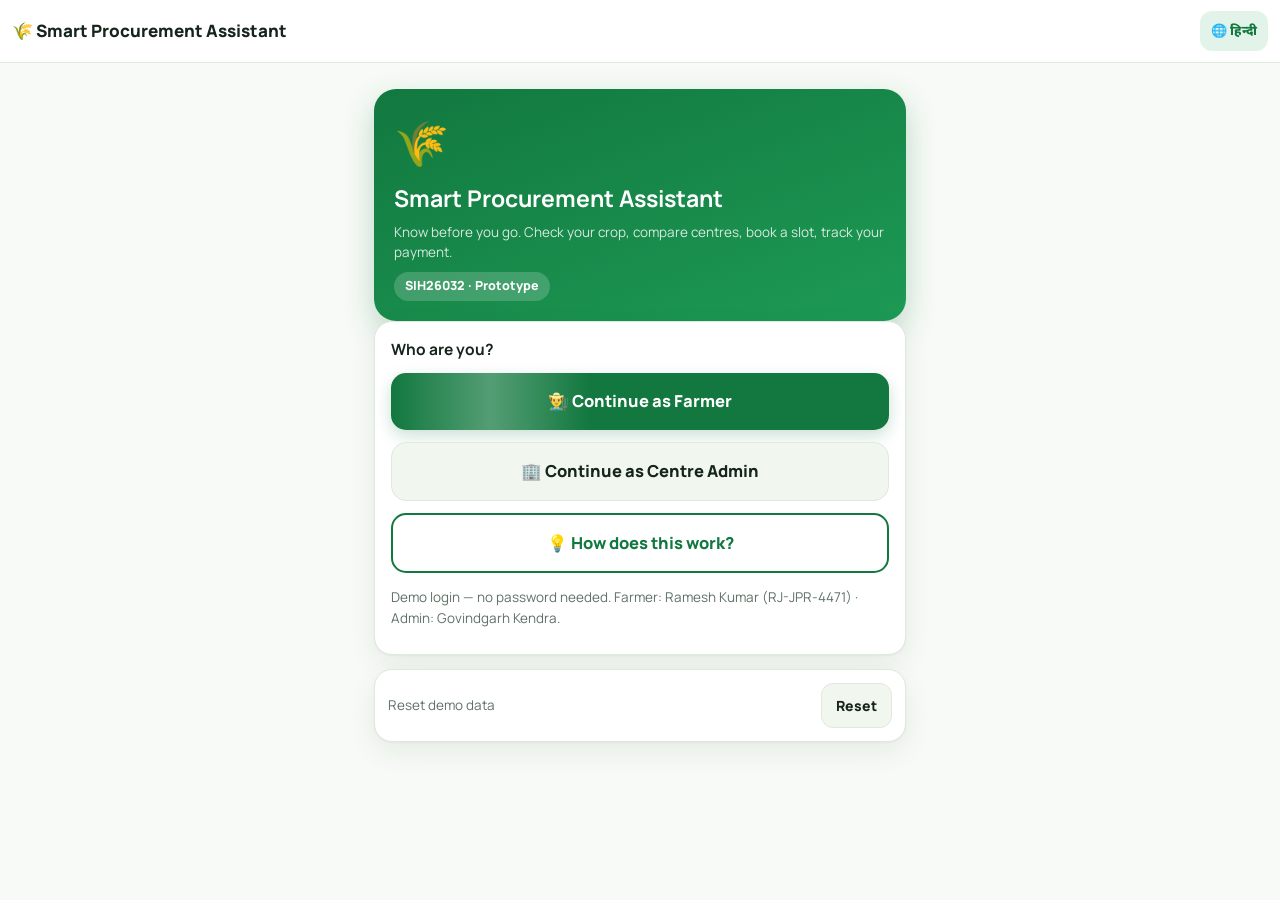
<file: index.html>
﻿<!DOCTYPE html>
<html lang="en">
<head>
  <meta charset="utf-8">
  <meta name="viewport" content="width=device-width, initial-scale=1">
  <meta name="color-scheme" content="light">
  <title>Smart Procurement Assistant — SIH26032</title>
  <link rel="preconnect" href="https://fonts.googleapis.com">
  <link rel="preconnect" href="https://fonts.gstatic.com" crossorigin>
  <link href="https://fonts.googleapis.com/css2?family=Manrope:wght@400;600;700;800&family=Noto+Sans+Devanagari:wght@400;600;700;800&display=swap" rel="stylesheet">
  <link rel="stylesheet" href="style.css">
</head>
<body class="en">
  <div id="root"></div>
  <div id="toast"></div>
  <script src="script.js"></script>
</body>
</html>
</file>
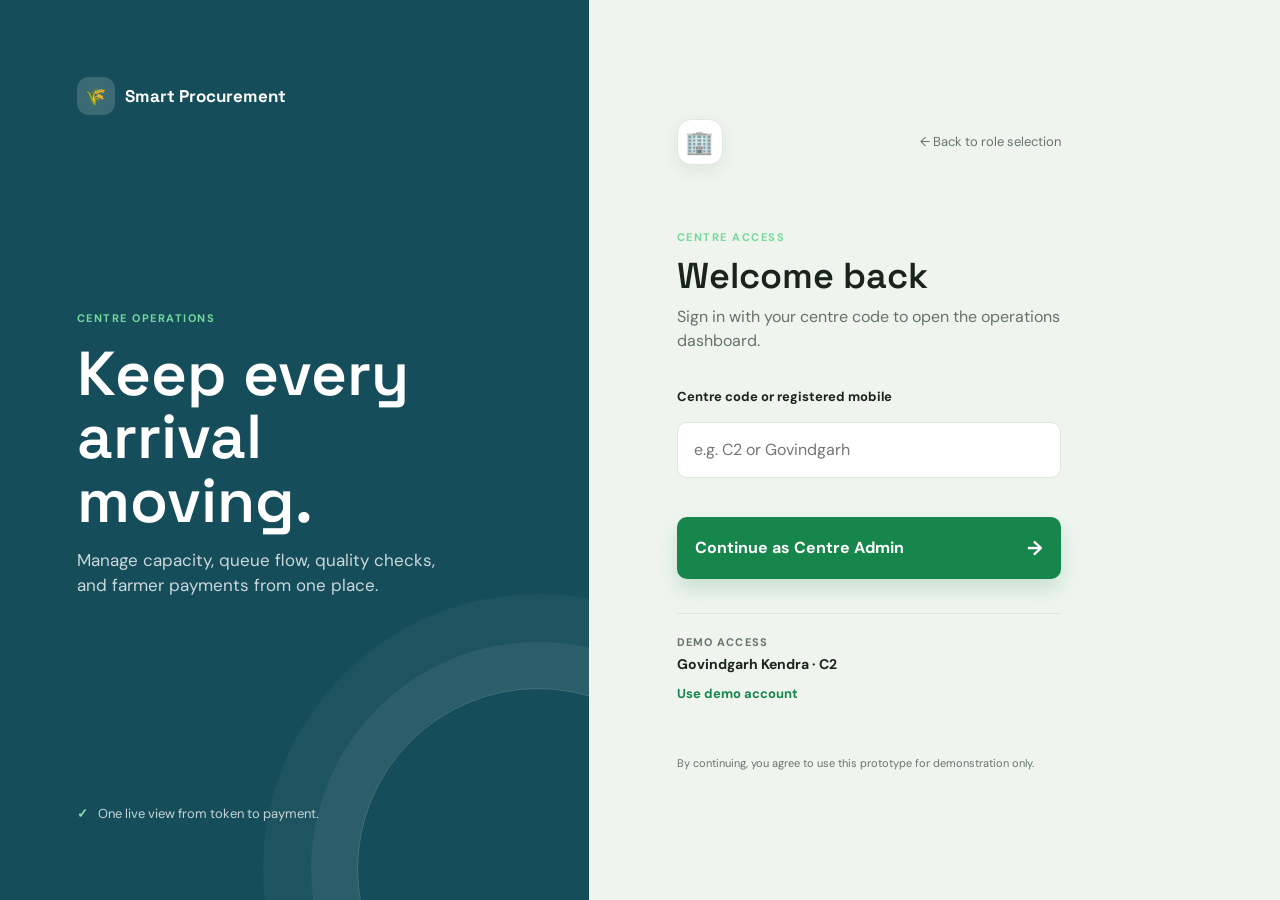
<file: center-login.html>
<!DOCTYPE html>
<html lang="en">
<head>
  <meta charset="utf-8">
  <meta name="viewport" content="width=device-width, initial-scale=1">
  <meta name="color-scheme" content="light">
  <title>Centre Login | Smart Procurement Assistant</title>
  <link rel="preconnect" href="https://fonts.googleapis.com">
  <link rel="preconnect" href="https://fonts.gstatic.com" crossorigin>
  <link href="https://fonts.googleapis.com/css2?family=DM+Sans:wght@400;500;600;700&family=Space+Grotesk:wght@500;600;700&display=swap" rel="stylesheet">
  <link rel="stylesheet" href="style.css">
</head>
<body class="login-page centre-login" data-role="admin">
  <main class="login-shell">
    <section class="login-intro">
      <a class="brand-link" href="index.html"><span class="brand-mark">🌾</span><span>Smart Procurement</span></a>
      <div class="intro-copy">
        <span class="eyebrow">Centre operations</span>
        <h1>Keep every arrival moving.</h1>
        <p>Manage capacity, queue flow, quality checks, and farmer payments from one place.</p>
      </div>
      <div class="intro-note"><span>✓</span><span>One live view from token to payment.</span></div>
    </section>
    <section class="login-panel" aria-labelledby="login-title">
      <div class="login-panel-top"><span class="role-icon">🏢</span><a href="index.html">← Back to role selection</a></div>
      <div class="login-heading"><span class="eyebrow">Centre access</span><h2 id="login-title">Welcome back</h2><p>Sign in with your centre code to open the operations dashboard.</p></div>
      <form class="login-form" novalidate>
        <label for="loginIdentity">Centre code or registered mobile</label>
        <input id="loginIdentity" name="identity" type="text" autocomplete="username" placeholder="e.g. C2 or Govindgarh" required>
        <p class="form-error" role="alert"></p>
        <button class="login-submit" type="submit">Continue as Centre Admin <span>→</span></button>
      </form>
      <div class="demo-access"><span>Demo access</span><strong>Govindgarh Kendra · C2</strong><button type="button" data-demo>Use demo account</button></div>
      <p class="login-footnote">By continuing, you agree to use this prototype for demonstration only.</p>
    </section>
  </main>
  <script src="login.js"></script>
</body>
</html>
</file>
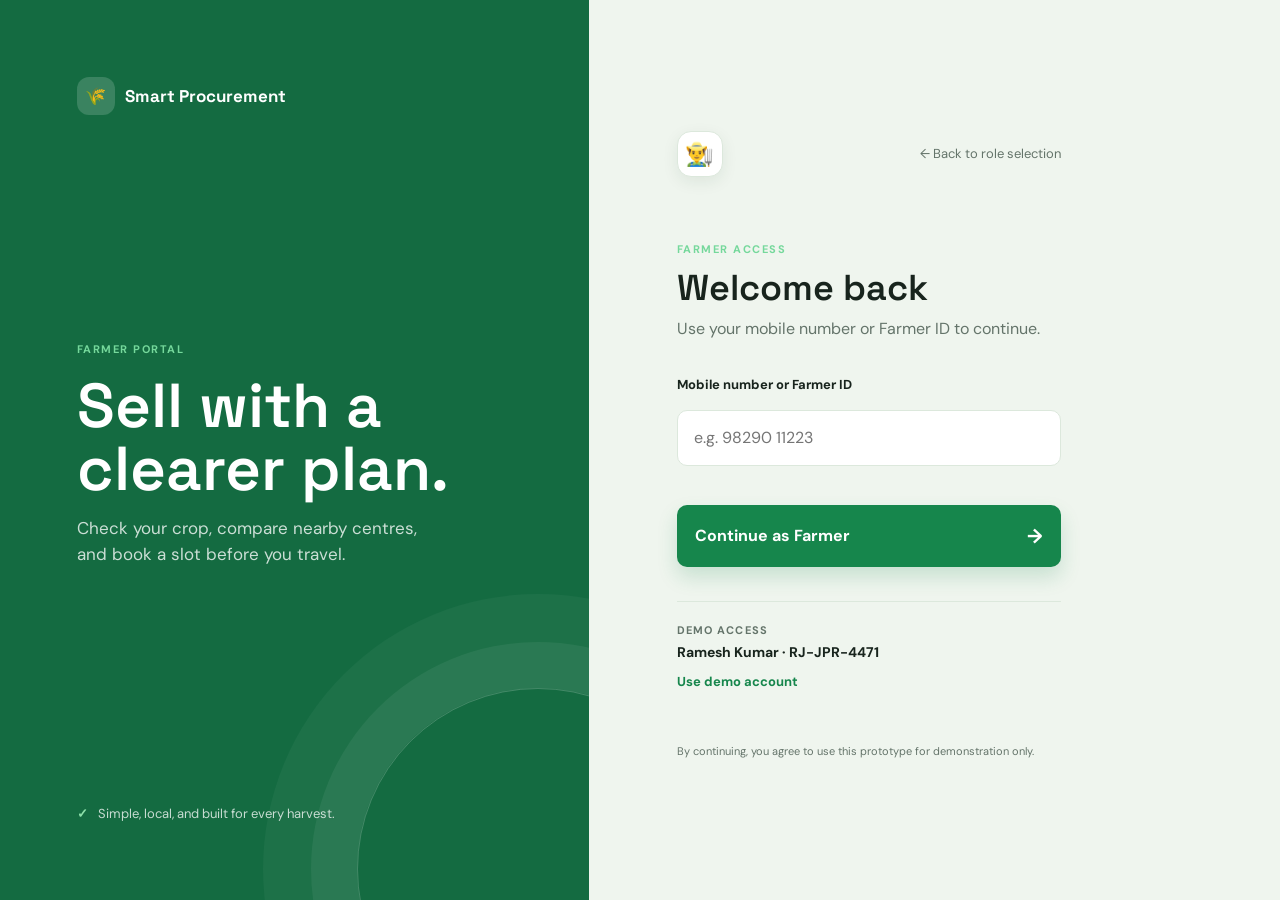
<file: farmer-login.html>
<!DOCTYPE html>
<html lang="en">
<head>
  <meta charset="utf-8">
  <meta name="viewport" content="width=device-width, initial-scale=1">
  <meta name="color-scheme" content="light">
  <title>Farmer Login | Smart Procurement Assistant</title>
  <link rel="preconnect" href="https://fonts.googleapis.com">
  <link rel="preconnect" href="https://fonts.gstatic.com" crossorigin>
  <link href="https://fonts.googleapis.com/css2?family=DM+Sans:wght@400;500;600;700&family=Space+Grotesk:wght@500;600;700&display=swap" rel="stylesheet">
  <link rel="stylesheet" href="style.css">
</head>
<body class="login-page farmer-login" data-role="farmer">
  <main class="login-shell">
    <section class="login-intro">
      <a class="brand-link" href="index.html"><span class="brand-mark">🌾</span><span>Smart Procurement</span></a>
      <div class="intro-copy">
        <span class="eyebrow">Farmer portal</span>
        <h1>Sell with a clearer plan.</h1>
        <p>Check your crop, compare nearby centres, and book a slot before you travel.</p>
      </div>
      <div class="intro-note"><span>✓</span><span>Simple, local, and built for every harvest.</span></div>
    </section>
    <section class="login-panel" aria-labelledby="login-title">
      <div class="login-panel-top"><span class="role-icon">👨‍🌾</span><a href="index.html">← Back to role selection</a></div>
      <div class="login-heading"><span class="eyebrow">Farmer access</span><h2 id="login-title">Welcome back</h2><p>Use your mobile number or Farmer ID to continue.</p></div>
      <form class="login-form" novalidate>
        <label for="loginIdentity">Mobile number or Farmer ID</label>
        <input id="loginIdentity" name="identity" type="text" autocomplete="username" placeholder="e.g. 98290 11223" required>
        <p class="form-error" role="alert"></p>
        <button class="login-submit" type="submit">Continue as Farmer <span>→</span></button>
      </form>
      <div class="demo-access"><span>Demo access</span><strong>Ramesh Kumar · RJ-JPR-4471</strong><button type="button" data-demo>Use demo account</button></div>
      <p class="login-footnote">By continuing, you agree to use this prototype for demonstration only.</p>
    </section>
  </main>
  <script src="login.js"></script>
</body>
</html>
</file>
<file: style.css>
:root {
  --bg: #f7faf6;
  --surface: #ffffff;
  --surface2: #f1f6ef;
  --text: #16251c;
  --muted: #5f7167;
  --border: #e0e9dd;
  --green: #17864a;
  --greenBg: #e6f7ec;
  --amber: #a86a00;
  --amberBg: #fff4e0;
  --red: #c32f1e;
  --redBg: #fdeae7;
  --accent: #12783f;
  --accentSoft: #e2f3e9;
  --accent2: #f5a524;
  --blue: #17569c;
  --blueBg: #e7f0fb;
  --onAccent: #ffffff;
  --shadow: 0 1px 2px rgba(20, 60, 35, 0.05), 0 10px 30px rgba(20, 60, 35, 0.07);
  --ring: 0 0 0 4px rgba(18, 120, 63, 0.14);
}

/* --------------------------------------------------
   Base reset + global styles
-------------------------------------------------- */
* {
  box-sizing: border-box;
  -webkit-tap-highlight-color: transparent;
}

html,
body {
  background: var(--bg);
  color: var(--text);
}

body {
  margin: 0;
  font-family: Manrope, "Noto Sans Devanagari", -apple-system, "Segoe UI", Roboto, Arial, sans-serif;
  line-height: 1.5;
  font-size: 16px;
}

body.hi {
  font-family: "Noto Sans Devanagari", Manrope, sans-serif;
}

/* --------------------------------------------------
   Role login pages
-------------------------------------------------- */
.login-page {
  --login-ink: #18241d;
  --login-muted: #64746a;
  --login-line: #dce8dc;
  min-height: 100vh;
  background: #eff5ee;
  color: var(--login-ink);
  font-family: "DM Sans", sans-serif;
}

.login-page * { box-sizing: border-box; }
.login-shell { min-height: 100vh; display: grid; grid-template-columns: minmax(300px, 0.92fr) minmax(420px, 1.08fr); }
.login-intro { padding: clamp(28px, 6vw, 78px); color: #fff; display: flex; flex-direction: column; justify-content: space-between; background: #12683d; position: relative; overflow: hidden; }
.farmer-login .login-intro { background: #146b41; }
.centre-login .login-intro { background: #154d5a; }
.login-intro::after { content: ""; position: absolute; width: 360px; height: 360px; border: 1px solid rgba(255,255,255,.2); border-radius: 50%; right: -130px; bottom: -150px; box-shadow: 0 0 0 46px rgba(255,255,255,.06), 0 0 0 94px rgba(255,255,255,.04); }
.brand-link { color: #fff; display: inline-flex; align-items: center; gap: 10px; text-decoration: none; font: 700 17px "Space Grotesk", sans-serif; position: relative; z-index: 1; }
.brand-mark { width: 38px; height: 38px; display: grid; place-items: center; background: rgba(255,255,255,.16); border-radius: 12px; }
.intro-copy { max-width: 440px; position: relative; z-index: 1; }
.eyebrow { display: block; color: #75d89b; font-size: 11px; font-weight: 700; letter-spacing: 1.5px; text-transform: uppercase; }
.intro-copy h1 { font: 600 clamp(36px, 5vw, 62px)/1.02 "Space Grotesk", sans-serif; letter-spacing: 0; margin: 16px 0; }
.intro-copy p { color: rgba(255,255,255,.78); font-size: 17px; max-width: 370px; }
.intro-note { display: flex; gap: 10px; align-items: center; font-size: 13px; color: rgba(255,255,255,.76); position: relative; z-index: 1; }
.intro-note span:first-child { color: #8ee0aa; font-weight: 700; }
.login-panel { align-self: center; width: min(100%, 560px); padding: clamp(28px, 7vw, 88px); }
.login-panel-top { display: flex; align-items: center; justify-content: space-between; gap: 16px; margin-bottom: 64px; }
.login-panel-top a { color: var(--login-muted); font-size: 13px; text-decoration: none; }
.role-icon { width: 46px; height: 46px; display: grid; place-items: center; background: #fff; border: 1px solid var(--login-line); border-radius: 14px; font-size: 23px; box-shadow: 0 5px 16px rgba(25,65,35,.08); }
.login-heading h2 { font: 600 36px/1.1 "Space Grotesk", sans-serif; margin: 12px 0 8px; letter-spacing: 0; }
.login-heading p { color: var(--login-muted); margin: 0 0 34px; }
.login-form label { font-size: 13px; font-weight: 700; }
.login-form input { background: #fff; border: 1px solid var(--login-line); border-radius: 10px; color: var(--login-ink); margin-top: 9px; padding: 15px 16px; }
.login-form input:focus { border-color: #16864c; box-shadow: 0 0 0 4px rgba(22,134,76,.12); outline: 0; }
.form-error { color: #b62d25; font-size: 12px; min-height: 18px; margin: 8px 0 0; }
.login-submit { width: 100%; border: 0; border-radius: 10px; background: #16864c; color: #fff; cursor: pointer; display: flex; justify-content: space-between; align-items: center; font-weight: 700; margin-top: 13px; padding: 16px 18px; box-shadow: 0 10px 20px rgba(22,134,76,.18); }
.login-submit:hover { filter: brightness(1.06); }
.login-submit span { font-size: 20px; }
.demo-access { border-top: 1px solid var(--login-line); display: grid; gap: 4px; margin-top: 34px; padding-top: 20px; }
.demo-access span { color: var(--login-muted); font-size: 11px; font-weight: 700; letter-spacing: 1.1px; text-transform: uppercase; }
.demo-access strong { font-size: 14px; }
.demo-access button { background: none; border: 0; color: #16864c; cursor: pointer; font-size: 13px; font-weight: 700; padding: 5px 0; text-align: left; width: fit-content; }
.login-footnote { color: var(--login-muted); font-size: 11px; margin-top: 46px; }

@media (max-width: 720px) {
  .login-shell { grid-template-columns: 1fr; }
  .login-intro { min-height: 330px; padding: 26px; }
  .intro-copy h1 { font-size: 38px; max-width: 360px; }
  .intro-copy p { font-size: 15px; }
  .login-panel { padding: 30px 24px 42px; }
  .login-panel-top { margin-bottom: 42px; }
}

img {
  max-width: 100%;
}

button,
input,
select,
textarea {
  font: inherit;
  color: inherit;
}

/* --------------------------------------------------
   Animations
-------------------------------------------------- */
@keyframes fadeUp {
  from {
    opacity: 0;
    transform: translateY(14px);
  }
  to {
    opacity: 1;
    transform: none;
  }
}

@keyframes fadeIn {
  from {
    opacity: 0;
  }
  to {
    opacity: 1;
  }
}

@keyframes pop {
  0% {
    transform: scale(0.7);
    opacity: 0;
  }
  60% {
    transform: scale(1.12);
  }
  100% {
    transform: scale(1);
    opacity: 1;
  }
}

@keyframes pulseRing {
  0% {
    box-shadow: 0 0 0 0 rgba(18, 120, 63, 0.35);
  }
  70% {
    box-shadow: 0 0 0 18px rgba(18, 120, 63, 0);
  }
  100% {
    box-shadow: 0 0 0 0 rgba(18, 120, 63, 0);
  }
}

@keyframes slideUp {
  from {
    opacity: 0;
    transform: translate(-50%, 20px);
  }
  to {
    opacity: 1;
    transform: translate(-50%, 0);
  }
}

@keyframes shimmer {
  from {
    background-position: -420px 0;
  }
  to {
    background-position: 420px 0;
  }
}

@keyframes spin {
  to {
    transform: rotate(360deg);
  }
}

@keyframes bounceIn {
  0% {
    transform: scale(0.4);
    opacity: 0;
  }
  70% {
    transform: scale(1.15);
  }
  100% {
    transform: scale(1);
    opacity: 1;
  }
}

@keyframes sheen {
  0% {
    transform: translateX(-120%);
  }
  60%,
  100% {
    transform: translateX(220%);
  }
}

@media (prefers-reduced-motion: reduce) {
  * {
    animation: none !important;
    transition: none !important;
  }
}

/* --------------------------------------------------
   App shell + layout
-------------------------------------------------- */
.app {
  max-width: 560px;
  margin: 0 auto;
  padding: 0 0 96px;
  animation: fadeIn 0.25s ease;
}

.app.wide {
  max-width: 1040px;
}

.topbar {
  position: sticky;
  top: 0;
  z-index: 30;
  background: rgba(255, 255, 255, 0.92);
  backdrop-filter: blur(10px);
  border-bottom: 1px solid var(--border);
  display: flex;
  align-items: center;
  gap: 8px;
  padding: 11px 12px;
}

.topbar h1 {
  font-size: 17px;
  margin: 0;
  font-weight: 800;
  flex: 1;
  min-width: 0;
  overflow: hidden;
  text-overflow: ellipsis;
  white-space: nowrap;
}

.iconbtn {
  background: var(--surface2);
  border: 1px solid var(--border);
  border-radius: 12px;
  min-width: 40px;
  height: 40px;
  padding: 0 10px;
  display: flex;
  align-items: center;
  justify-content: center;
  font-size: 16px;
  font-weight: 800;
  cursor: pointer;
  transition: transform 0.15s, background 0.15s;
}

.iconbtn:active {
  transform: scale(0.92);
}

.langbtn {
  background: var(--accentSoft);
  border-color: transparent;
  color: var(--accent);
  font-size: 13px;
  gap: 5px;
}

.wrap {
  padding: 16px 14px;
}

.card {
  background: var(--surface);
  border: 1px solid var(--border);
  border-radius: 18px;
  padding: 16px;
  box-shadow: var(--shadow);
  margin-bottom: 14px;
  animation: fadeUp 0.4s cubic-bezier(0.2, 0.7, 0.3, 1) both;
}

.wrap > .card:nth-child(2) {
  animation-delay: 0.05s;
}

.wrap > .card:nth-child(3) {
  animation-delay: 0.1s;
}

.wrap > .card:nth-child(4) {
  animation-delay: 0.15s;
}

.card.tight {
  padding: 13px;
}

/* --------------------------------------------------
   Typography + utility classes
-------------------------------------------------- */
h2 {
  font-size: 20px;
  margin: 0 0 6px;
}

h3 {
  font-size: 15.5px;
  margin: 0 0 8px;
}

p {
  margin: 0 0 10px;
}

.muted {
  color: var(--muted);
  font-size: 13.5px;
}

.big {
  font-size: 28px;
  font-weight: 800;
  letter-spacing: -0.6px;
}

.demo {
  font-size: 11px;
  letter-spacing: 0.4px;
  text-transform: uppercase;
  color: var(--muted);
  font-weight: 800;
}

.hidden {
  display: none !important;
}

/* --------------------------------------------------
   Buttons
-------------------------------------------------- */
.btn {
  position: relative;
  overflow: hidden;
  display: flex;
  align-items: center;
  justify-content: center;
  gap: 8px;
  width: 100%;
  padding: 16px;
  border-radius: 15px;
  border: 0;
  background: var(--accent);
  color: var(--onAccent);
  font-weight: 800;
  font-size: 16.5px;
  cursor: pointer;
  margin-top: 12px;
  transition: transform 0.14s, filter 0.14s, box-shadow 0.2s;
  box-shadow: 0 6px 16px rgba(18, 120, 63, 0.22);
  text-decoration: none;
}

.btn:active {
  transform: scale(0.97);
}

.btn:after {
  content: "";
  position: absolute;
  top: 0;
  left: 0;
  width: 40%;
  height: 100%;
  background: linear-gradient(90deg, transparent, rgba(255, 255, 255, 0.28), transparent);
  animation: sheen 3.4s ease-in-out infinite;
}

.btn.ghost {
  background: var(--surface2);
  color: var(--text);
  border: 1.5px solid var(--border);
  box-shadow: none;
}

.btn.ghost:after,
.btn.line:after,
.btn.sm:after {
  display: none;
}

.btn.line {
  background: #fff;
  color: var(--accent);
  border: 2px solid var(--accent);
  box-shadow: none;
}

.btn.sm {
  padding: 11px 14px;
  font-size: 14px;
  width: auto;
  border-radius: 12px;
  margin: 0;
  box-shadow: none;
}

.btn.danger {
  background: var(--red);
  color: #fff;
  box-shadow: 0 6px 16px rgba(195, 47, 30, 0.2);
}

.btn:disabled {
  opacity: 0.42;
  cursor: not-allowed;
  box-shadow: none;
}

/* --------------------------------------------------
   Forms + selections + pills + chips
-------------------------------------------------- */
.row {
  display: flex;
  gap: 8px;
  flex-wrap: wrap;
}

.row.between {
  justify-content: space-between;
  align-items: center;
}

label {
  display: block;
  font-weight: 700;
  font-size: 14.5px;
  margin: 14px 0 6px;
}

input,
select,
textarea {
  width: 100%;
  padding: 14px;
  border-radius: 13px;
  border: 1.5px solid var(--border);
  background: var(--surface2);
  transition: border-color 0.18s, box-shadow 0.18s;
}

input:focus,
select:focus {
  outline: 0;
  border-color: var(--accent);
  box-shadow: var(--ring);
  background: #fff;
}

.choice {
  display: flex;
  gap: 8px;
}

.choice button {
  flex: 1;
  padding: 15px 6px;
  border-radius: 13px;
  border: 2px solid var(--border);
  background: var(--surface2);
  font-weight: 800;
  cursor: pointer;
  font-size: 14px;
  transition: transform 0.14s, border-color 0.18s, background 0.18s;
}

.choice button:active {
  transform: scale(0.95);
}

.choice button.on {
  border-color: var(--accent);
  background: var(--accentSoft);
  color: var(--accent);
  animation: pop 0.3s;
}

.pill {
  display: inline-flex;
  align-items: center;
  gap: 5px;
  padding: 5px 11px;
  border-radius: 999px;
  font-size: 12.5px;
  font-weight: 800;
  background: var(--surface2);
  border: 1px solid var(--border);
}

.pill.g {
  background: var(--greenBg);
  color: var(--green);
  border-color: transparent;
}

.pill.a {
  background: var(--amberBg);
  color: var(--amber);
  border-color: transparent;
}

.pill.r {
  background: var(--redBg);
  color: var(--red);
  border-color: transparent;
}

.pill.b {
  background: var(--blueBg);
  color: var(--blue);
  border-color: transparent;
}

.chips {
  display: flex;
  gap: 8px;
  overflow-x: auto;
  padding: 4px 0 8px;
}

.chip {
  white-space: nowrap;
  padding: 9px 14px;
  border-radius: 999px;
  border: 2px solid var(--border);
  background: #fff;
  font-weight: 800;
  font-size: 13.5px;
  cursor: pointer;
  transition: transform 0.14s, border-color 0.16s, background 0.16s;
}

.chip:active {
  transform: scale(0.94);
}

.chip.on {
  border-color: var(--accent);
  background: var(--accentSoft);
  color: var(--accent);
}

/* --------------------------------------------------
   Banners / hero / tiles / cards
-------------------------------------------------- */
.banner {
  border-radius: 20px;
  padding: 22px 18px;
  text-align: center;
  margin-bottom: 14px;
  animation: bounceIn 0.5s cubic-bezier(0.2, 0.8, 0.3, 1) both;
}

.banner.g {
  background: var(--greenBg);
  color: var(--green);
}

.banner.a {
  background: var(--amberBg);
  color: var(--amber);
}

.banner.r {
  background: var(--redBg);
  color: var(--red);
}

.banner.b {
  background: var(--blueBg);
  color: var(--blue);
}

.banner .em {
  font-size: 46px;
  line-height: 1;
  animation: pop 0.5s 0.1s both;
}

.banner .t {
  font-size: 23px;
  font-weight: 800;
  margin-top: 8px;
}

.hero {
  background: linear-gradient(160deg, #12783f, #1d9a55);
  color: #fff;
  border-radius: 22px;
  padding: 20px;
  box-shadow: 0 12px 30px rgba(18, 120, 63, 0.25);
  animation: fadeUp 0.45s both;
}

.hero .muted {
  color: rgba(255, 255, 255, 0.82);
}

.tiles {
  display: grid;
  grid-template-columns: 1fr 1fr;
  gap: 11px;
}

.tile {
  background: var(--surface);
  border: 1px solid var(--border);
  border-radius: 18px;
  padding: 15px;
  text-align: left;
  cursor: pointer;
  box-shadow: var(--shadow);
  transition: transform 0.16s, box-shadow 0.2s;
  animation: fadeUp 0.45s both;
}

.tile:active {
  transform: scale(0.96);
}

.tile:hover {
  transform: translateY(-3px);
  box-shadow: 0 10px 26px rgba(20, 60, 35, 0.12);
}

.tile:nth-child(1) { animation-delay: 0.02s; }
.tile:nth-child(2) { animation-delay: 0.06s; }
.tile:nth-child(3) { animation-delay: 0.1s; }
.tile:nth-child(4) { animation-delay: 0.14s; }
.tile:nth-child(5) { animation-delay: 0.18s; }
.tile:nth-child(6) { animation-delay: 0.22s; }
.tile:nth-child(7) { animation-delay: 0.26s; }
.tile:nth-child(8) { animation-delay: 0.3s; }

.tile .e {
  font-size: 27px;
}

.tile .n {
  font-weight: 800;
  font-size: 15px;
  margin-top: 6px;
}

.tile .s {
  font-size: 12px;
  color: var(--muted);
}

/* --------------------------------------------------
   Lists, stats, kv rows, tables, steps
-------------------------------------------------- */
.kv {
  display: flex;
  justify-content: space-between;
  gap: 10px;
  padding: 8px 0;
  border-bottom: 1px dashed var(--border);
  font-size: 14.5px;
}

.kv:last-child {
  border-bottom: 0;
}

.kv b {
  font-weight: 800;
}

.scroll {
  overflow-x: auto;
  -webkit-overflow-scrolling: touch;
}

.table {
  border-collapse: collapse;
  width: 100%;
  font-size: 13px;
  min-width: 620px;
}

th,
td {
  padding: 10px 8px;
  text-align: left;
  border-bottom: 1px solid var(--border);
  white-space: nowrap;
}

th {
  font-size: 11.5px;
  text-transform: uppercase;
  letter-spacing: 0.4px;
  color: var(--muted);
}

tr.best td {
  background: var(--accentSoft);
}

.steps {
  list-style: none;
  padding: 0;
  margin: 0;
}

.steps li {
  display: flex;
  gap: 12px;
  padding-bottom: 16px;
  position: relative;
  animation: fadeUp 0.4s both;
}

.steps li:nth-child(1) { animation-delay: 0.03s; }
.steps li:nth-child(2) { animation-delay: 0.07s; }
.steps li:nth-child(3) { animation-delay: 0.11s; }
.steps li:nth-child(4) { animation-delay: 0.15s; }
.steps li:nth-child(5) { animation-delay: 0.19s; }
.steps li:nth-child(6) { animation-delay: 0.23s; }
.steps li:nth-child(7) { animation-delay: 0.27s; }
.steps li:nth-child(8) { animation-delay: 0.31s; }

.steps li:before {
  content: "";
  position: absolute;
  left: 14px;
  top: 30px;
  bottom: 0;
  width: 2px;
  background: var(--border);
}

.steps li.done:before {
  background: var(--green);
}

.steps li:last-child:before {
  display: none;
}

.steps .dot {
  width: 30px;
  height: 30px;
  border-radius: 50%;
  background: var(--surface2);
  border: 2px solid var(--border);
  display: flex;
  align-items: center;
  justify-content: center;
  font-size: 13px;
  font-weight: 800;
  flex: 0 0 auto;
  z-index: 1;
  transition: all 0.3s;
}

.steps li.done .dot {
  background: var(--greenBg);
  border-color: var(--green);
  color: var(--green);
  animation: pop 0.35s both;
}

.steps li.now .dot {
  background: var(--accent);
  border-color: var(--accent);
  color: #fff;
  animation: pulseRing 1.8s infinite;
}

.steps li.fail .dot {
  background: var(--redBg);
  border-color: var(--red);
  color: var(--red);
}

.steps .lbl {
  font-weight: 700;
  font-size: 15px;
  padding-top: 4px;
}

.steps .sub {
  font-size: 12.5px;
  color: var(--muted);
}

.slot {
  padding: 13px 8px;
  border-radius: 13px;
  border: 2px solid var(--border);
  background: var(--surface2);
  font-weight: 800;
  cursor: pointer;
  flex: 1 1 30%;
  text-align: center;
  transition: transform 0.14s, border-color 0.18s, background 0.18s;
}

.slot:active {
  transform: scale(0.94);
}

.slot.on {
  border-color: var(--accent);
  background: var(--accentSoft);
  color: var(--accent);
  animation: pop 0.3s;
}

.slot:disabled {
  opacity: 0.4;
}

.bar {
  height: 10px;
  border-radius: 99px;
  background: var(--surface2);
  overflow: hidden;
}

.bar > i {
  display: block;
  height: 100%;
  background: linear-gradient(90deg, var(--accent), #3fb473);
  transition: width 0.8s cubic-bezier(0.2, 0.8, 0.3, 1);
}

.grid3 {
  display: grid;
  grid-template-columns: repeat(auto-fit, minmax(150px, 1fr));
  gap: 10px;
}

.stat {
  background: var(--surface2);
  border-radius: 14px;
  padding: 12px;
  animation: fadeUp 0.4s both;
}

.stat .n {
  font-size: 23px;
  font-weight: 800;
}

.stat .l {
  font-size: 12px;
  color: var(--muted);
}

.voice-btn {
  margin-top: 8px;
}

.voice-help {
  margin: 7px 0 0;
}

.transparency-row {
  border-top: 1px solid var(--border);
  padding: 14px 0 4px;
}

.factor-grid {
  display: grid;
  grid-template-columns: repeat(5, minmax(0, 1fr));
  gap: 9px;
  margin-top: 12px;
}

.factor-grid > div {
  min-width: 0;
  background: var(--surface2);
  border-radius: 10px;
  padding: 8px;
}

.factor-grid span,
.factor-grid b {
  display: block;
  font-size: 11px;
}

.factor-grid span {
  color: var(--muted);
  overflow: hidden;
  text-overflow: ellipsis;
  white-space: nowrap;
}

.factor-grid i {
  display: block;
  height: 5px;
  margin-top: 7px;
  background: var(--border);
  border-radius: 99px;
  overflow: hidden;
}

.factor-grid em {
  display: block;
  height: 100%;
  background: var(--accent);
  border-radius: inherit;
}

.analytics-metric {
  background: var(--surface2);
  border-radius: 14px;
  padding: 12px;
}

.analytics-metric b {
  font-size: 22px;
}

.analytics-metric span {
  color: var(--muted);
  font-size: 12px;
}

.analytics-metric .bar {
  margin-top: 10px;
}

@media (max-width: 620px) {
  .factor-grid {
    grid-template-columns: repeat(2, minmax(0, 1fr));
  }
}

/* --------------------------------------------------
   Centre cards / notifications / details
-------------------------------------------------- */
.centrecard {
  border: 2px solid var(--border);
  border-radius: 16px;
  padding: 14px;
  margin-bottom: 11px;
  background: var(--surface);
  animation: fadeUp 0.45s both;
  transition: transform 0.16s, box-shadow 0.2s;
}

.centrecard:hover {
  transform: translateY(-2px);
  box-shadow: var(--shadow);
}

.centrecard:nth-child(2) { animation-delay: 0.04s; }
.centrecard:nth-child(3) { animation-delay: 0.08s; }
.centrecard:nth-child(4) { animation-delay: 0.12s; }
.centrecard:nth-child(5) { animation-delay: 0.16s; }

.centrecard.rec {
  border-color: var(--accent);
  background: linear-gradient(180deg, var(--accentSoft), #fff);
}

.why {
  list-style: none;
  padding: 0;
  margin: 8px 0 0;
  font-size: 14.5px;
}

.why li {
  padding: 4px 0;
  animation: fadeUp 0.35s both;
}

.why li:nth-child(2) { animation-delay: 0.06s; }
.why li:nth-child(3) { animation-delay: 0.12s; }
.why li:nth-child(4) { animation-delay: 0.18s; }
.why li:nth-child(5) { animation-delay: 0.24s; }

.photo {
  width: 100%;
  max-height: 210px;
  object-fit: cover;
  border-radius: 14px;
  margin-top: 8px;
  animation: fadeIn 0.4s;
}

.notif {
  display: flex;
  gap: 11px;
  padding: 12px 0;
  border-bottom: 1px solid var(--border);
  animation: fadeUp 0.35s both;
}

.notif .e {
  font-size: 21px;
}

.notif .t {
  font-weight: 800;
  font-size: 14.5px;
}

.notif .d {
  font-size: 12.5px;
  color: var(--muted);
}

.badge {
  background: var(--red);
  color: #fff;
  border-radius: 99px;
  font-size: 10px;
  padding: 1px 6px;
  font-weight: 800;
  margin-left: 4px;
  animation: pop 0.3s;
}

details {
  border: 1.5px solid var(--border);
  border-radius: 13px;
  padding: 11px 13px;
  background: var(--surface2);
  margin-top: 12px;
}

summary {
  cursor: pointer;
  font-weight: 800;
  font-size: 14px;
}

/* --------------------------------------------------
   Nav / toast / loader
-------------------------------------------------- */
.nav {
  position: fixed;
  bottom: 0;
  left: 0;
  right: 0;
  background: rgba(255, 255, 255, 0.96);
  backdrop-filter: blur(10px);
  border-top: 1px solid var(--border);
  display: flex;
  z-index: 40;
  padding-bottom: env(safe-area-inset-bottom);
}

.nav a {
  flex: 1;
  text-align: center;
  padding: 9px 2px 11px;
  font-size: 10.5px;
  color: var(--muted);
  text-decoration: none;
  cursor: pointer;
  transition: color 0.2s;
}

.nav a .e {
  display: block;
  font-size: 20px;
  transition: transform 0.2s;
}

.nav a.on {
  color: var(--accent);
  font-weight: 800;
}

.nav a.on .e {
  transform: translateY(-3px) scale(1.14);
}

.toast {
  position: fixed;
  left: 50%;
  bottom: 92px;
  background: #16251c;
  color: #fff;
  padding: 13px 18px;
  border-radius: 14px;
  z-index: 100;
  font-size: 14.5px;
  font-weight: 700;
  max-width: 90%;
  box-shadow: 0 10px 30px rgba(0, 0, 0, 0.25);
  animation: slideUp 0.3s cubic-bezier(0.2, 0.8, 0.3, 1);
}

.loader {
  display: flex;
  flex-direction: column;
  align-items: center;
  gap: 14px;
  padding: 34px 0;
}

.spinner {
  width: 46px;
  height: 46px;
  border-radius: 50%;
  border: 5px solid var(--accentSoft);
  border-top-color: var(--accent);
  animation: spin 0.8s linear infinite;
}

.skel {
  height: 14px;
  border-radius: 8px;
  background: linear-gradient(90deg, #eef3ec 25%, #e2ebe0 37%, #eef3ec 63%);
  background-size: 840px 100%;
  animation: shimmer 1.3s infinite linear;
  margin: 8px 0;
}
</file>
